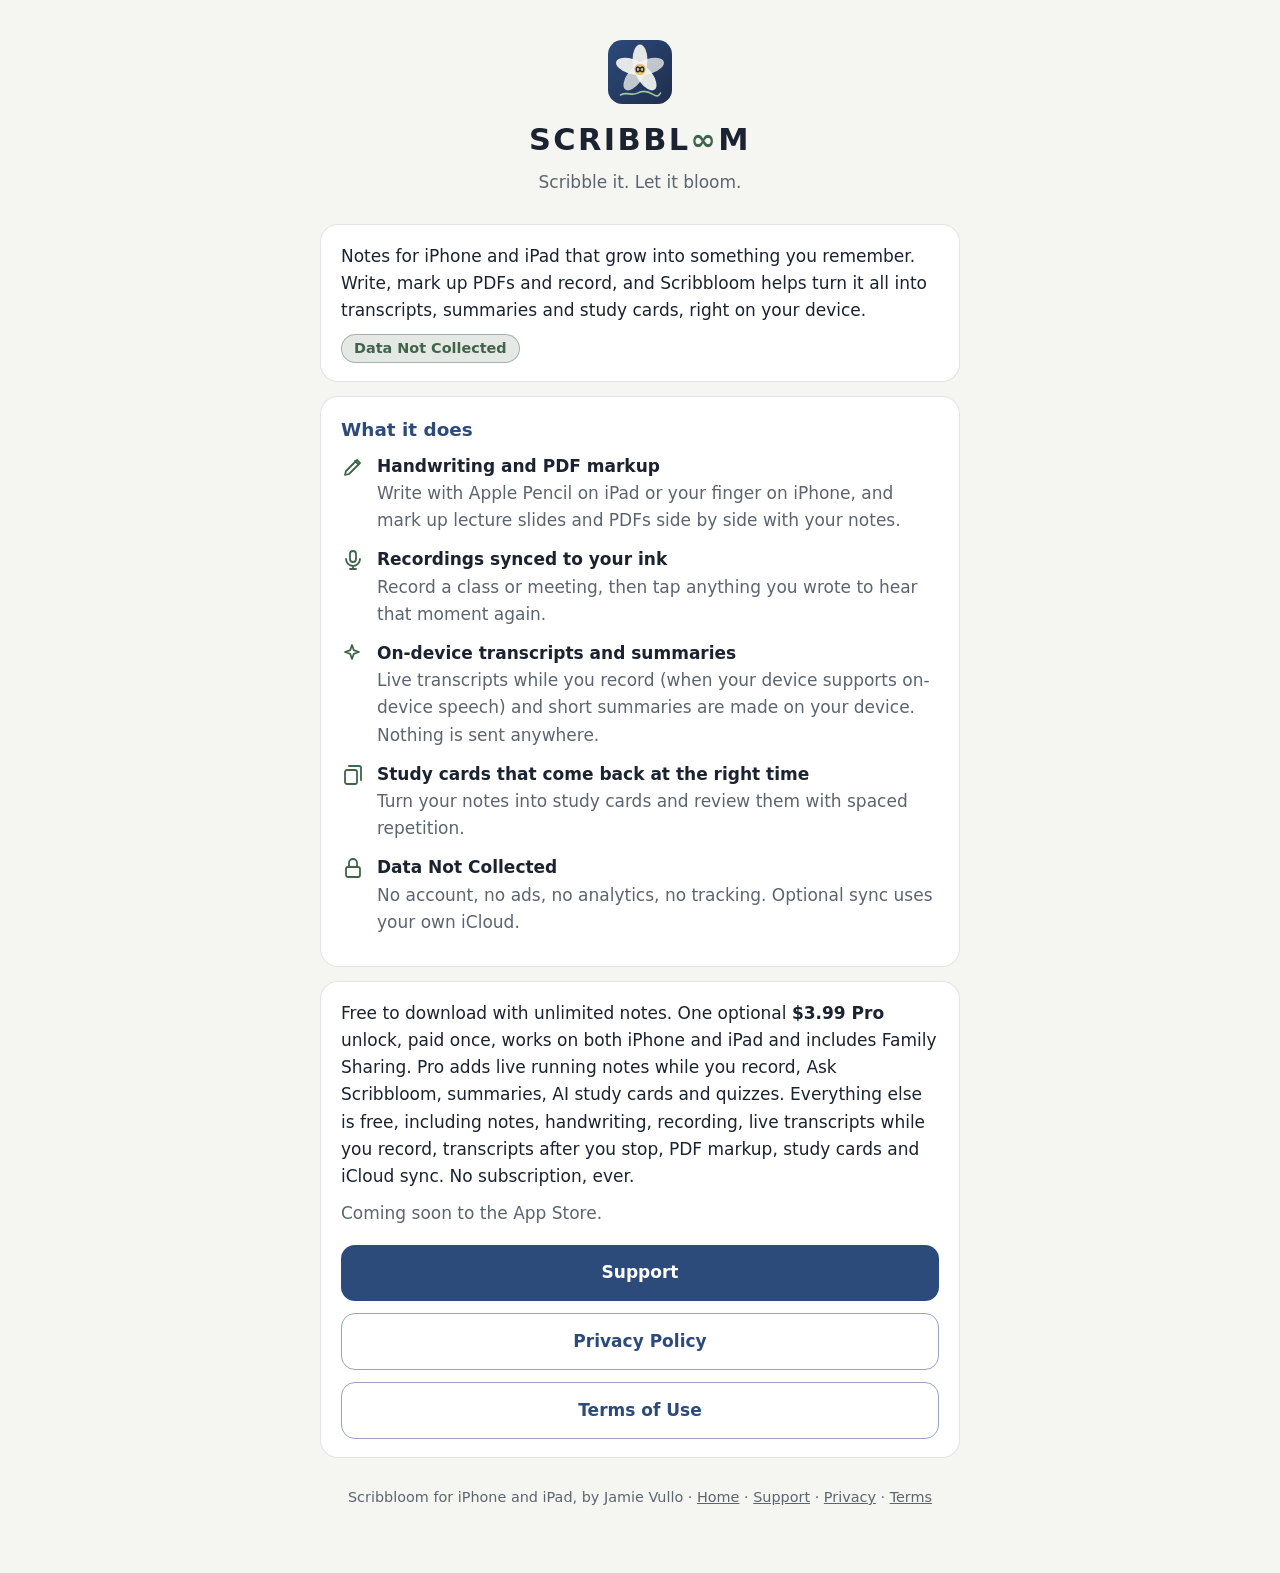
<file: index.html>
<!doctype html>
<html lang="en">
<head>
<meta charset="utf-8">
<meta name="viewport" content="width=device-width, initial-scale=1, viewport-fit=cover">
<meta name="color-scheme" content="light dark">
<meta name="theme-color" content="#F5F6F1" media="(prefers-color-scheme: light)">
<meta name="theme-color" content="#12161D" media="(prefers-color-scheme: dark)">
<meta name="description" content="Scribbloom: handwritten notes, PDF markup, recordings, on-device transcripts and study cards for iPhone and iPad. Data Not Collected.">
<title>Scribbloom: Scribble it. Let it bloom.</title>
<link rel="stylesheet" href="styles.css">
</head>
<body>
<main class="wrap">
<header>
<svg class="mark" viewBox="0 0 1024 1024" aria-hidden="true"><defs><linearGradient id="g" x1="0" y1="0" x2="1" y2="1"><stop offset="0" stop-color="#2C4A7A"/><stop offset="1" stop-color="#1F2D4D"/></linearGradient><clipPath id="c"><rect width="1024" height="1024" rx="228"/></clipPath></defs><g clip-path="url(#c)"><rect width="1024" height="1024" fill="url(#g)"/><g transform="translate(512 470)"><ellipse rx="120" ry="250" transform="rotate(0) translate(0 -150)" fill="#F5F6F1" fill-opacity="0.92"/><ellipse rx="120" ry="250" transform="rotate(72) translate(0 -150)" fill="#F5F6F1" fill-opacity="0.75"/><ellipse rx="120" ry="250" transform="rotate(144) translate(0 -150)" fill="#F5F6F1" fill-opacity="0.92"/><ellipse rx="120" ry="250" transform="rotate(216) translate(0 -150)" fill="#F5F6F1" fill-opacity="0.75"/><ellipse rx="120" ry="250" transform="rotate(288) translate(0 -150)" fill="#F5F6F1" fill-opacity="0.92"/><circle r="92" fill="#E9C46A"/><path d="M-60 0C-60-50-10-50 0 0S60 50 60 0 10-50 0 0-60 50-60 0" fill="none" stroke="#1F2D4D" stroke-width="22" stroke-linecap="round"/></g><path d="M200 880C300 820 380 900 470 850S640 820 720 870 820 880 840 850" stroke="#9CC5A1" stroke-width="26" fill="none" stroke-linecap="round"/></g></svg>
<p class="wordmark" aria-label="Scribbloom">SCRIBBL<span class="sym">∞</span>M</p><p class="sub">Scribble it. Let it bloom.</p>
</header>
<section>
<p>Notes for iPhone and iPad that grow into something you remember. Write, mark up PDFs and record, and Scribbloom helps turn it all into transcripts, summaries and study cards, right on your device.</p>
<p><span class="pill">Data Not Collected</span></p>
</section>
<section>
<h2>What it does</h2>
<ul class="features"><li><svg viewBox="0 0 24 24" fill="none" stroke="currentColor" stroke-width="1.8" stroke-linecap="round" stroke-linejoin="round" aria-hidden="true"><path d="M4 20l4-1 11-11-3-3L5 16z"/><path d="M14 6l3 3"/></svg><div><strong>Handwriting and PDF markup</strong><br><span class="muted">Write with Apple Pencil on iPad or your finger on iPhone, and mark up lecture slides and PDFs side by side with your notes.</span></div></li><li><svg viewBox="0 0 24 24" fill="none" stroke="currentColor" stroke-width="1.8" stroke-linecap="round" stroke-linejoin="round" aria-hidden="true"><rect x="9" y="3" width="6" height="11" rx="3"/><path d="M5 11a7 7 0 0 0 14 0M12 18v3M9 21h6"/></svg><div><strong>Recordings synced to your ink</strong><br><span class="muted">Record a class or meeting, then tap anything you wrote to hear that moment again.</span></div></li><li><svg viewBox="0 0 24 24" fill="none" stroke="currentColor" stroke-width="1.8" stroke-linecap="round" stroke-linejoin="round" aria-hidden="true"><path d="M11 3l1.8 5.2L18 10l-5.2 1.8L11 17l-1.8-5.2L4 10l5.2-1.8z"/></svg><div><strong>On-device transcripts and summaries</strong><br><span class="muted">Live transcripts while you record (when your device supports on-device speech) and short summaries are made on your device. Nothing is sent anywhere.</span></div></li><li><svg viewBox="0 0 24 24" fill="none" stroke="currentColor" stroke-width="1.8" stroke-linecap="round" stroke-linejoin="round" aria-hidden="true"><rect x="4" y="7" width="12" height="14" rx="2"/><path d="M8 3h10a2 2 0 0 1 2 2v12"/></svg><div><strong>Study cards that come back at the right time</strong><br><span class="muted">Turn your notes into study cards and review them with spaced repetition.</span></div></li><li><svg viewBox="0 0 24 24" fill="none" stroke="currentColor" stroke-width="1.8" stroke-linecap="round" stroke-linejoin="round" aria-hidden="true"><rect x="5" y="11" width="14" height="10" rx="2"/><path d="M8 11V7a4 4 0 0 1 8 0v4"/></svg><div><strong>Data Not Collected</strong><br><span class="muted">No account, no ads, no analytics, no tracking. Optional sync uses your own iCloud.</span></div></li></ul>
</section>
<section>
<p>Free to download with unlimited notes. One optional <strong>$3.99 Pro</strong> unlock, paid once, works on both iPhone and iPad and includes Family Sharing. Pro adds live running notes while you record, Ask Scribbloom, summaries, AI study cards and quizzes. Everything else is free, including notes, handwriting, recording, live transcripts while you record, transcripts after you stop, PDF markup, study cards and iCloud sync. No subscription, ever.</p>
<p class="muted">Coming soon to the App Store.</p>
<nav class="links" aria-label="Scribbloom pages">
<a class="btn" href="support.html">Support</a>
<a class="btn alt" href="privacy.html">Privacy Policy</a>
<a class="btn alt" href="terms.html">Terms of Use</a>
</nav>
</section>
<footer><p>Scribbloom for iPhone and iPad, by Jamie Vullo · <a href="./">Home</a> · <a href="support.html">Support</a> · <a href="privacy.html">Privacy</a> · <a href="terms.html">Terms</a></p></footer>
</main>
</body>
</html>
</file>
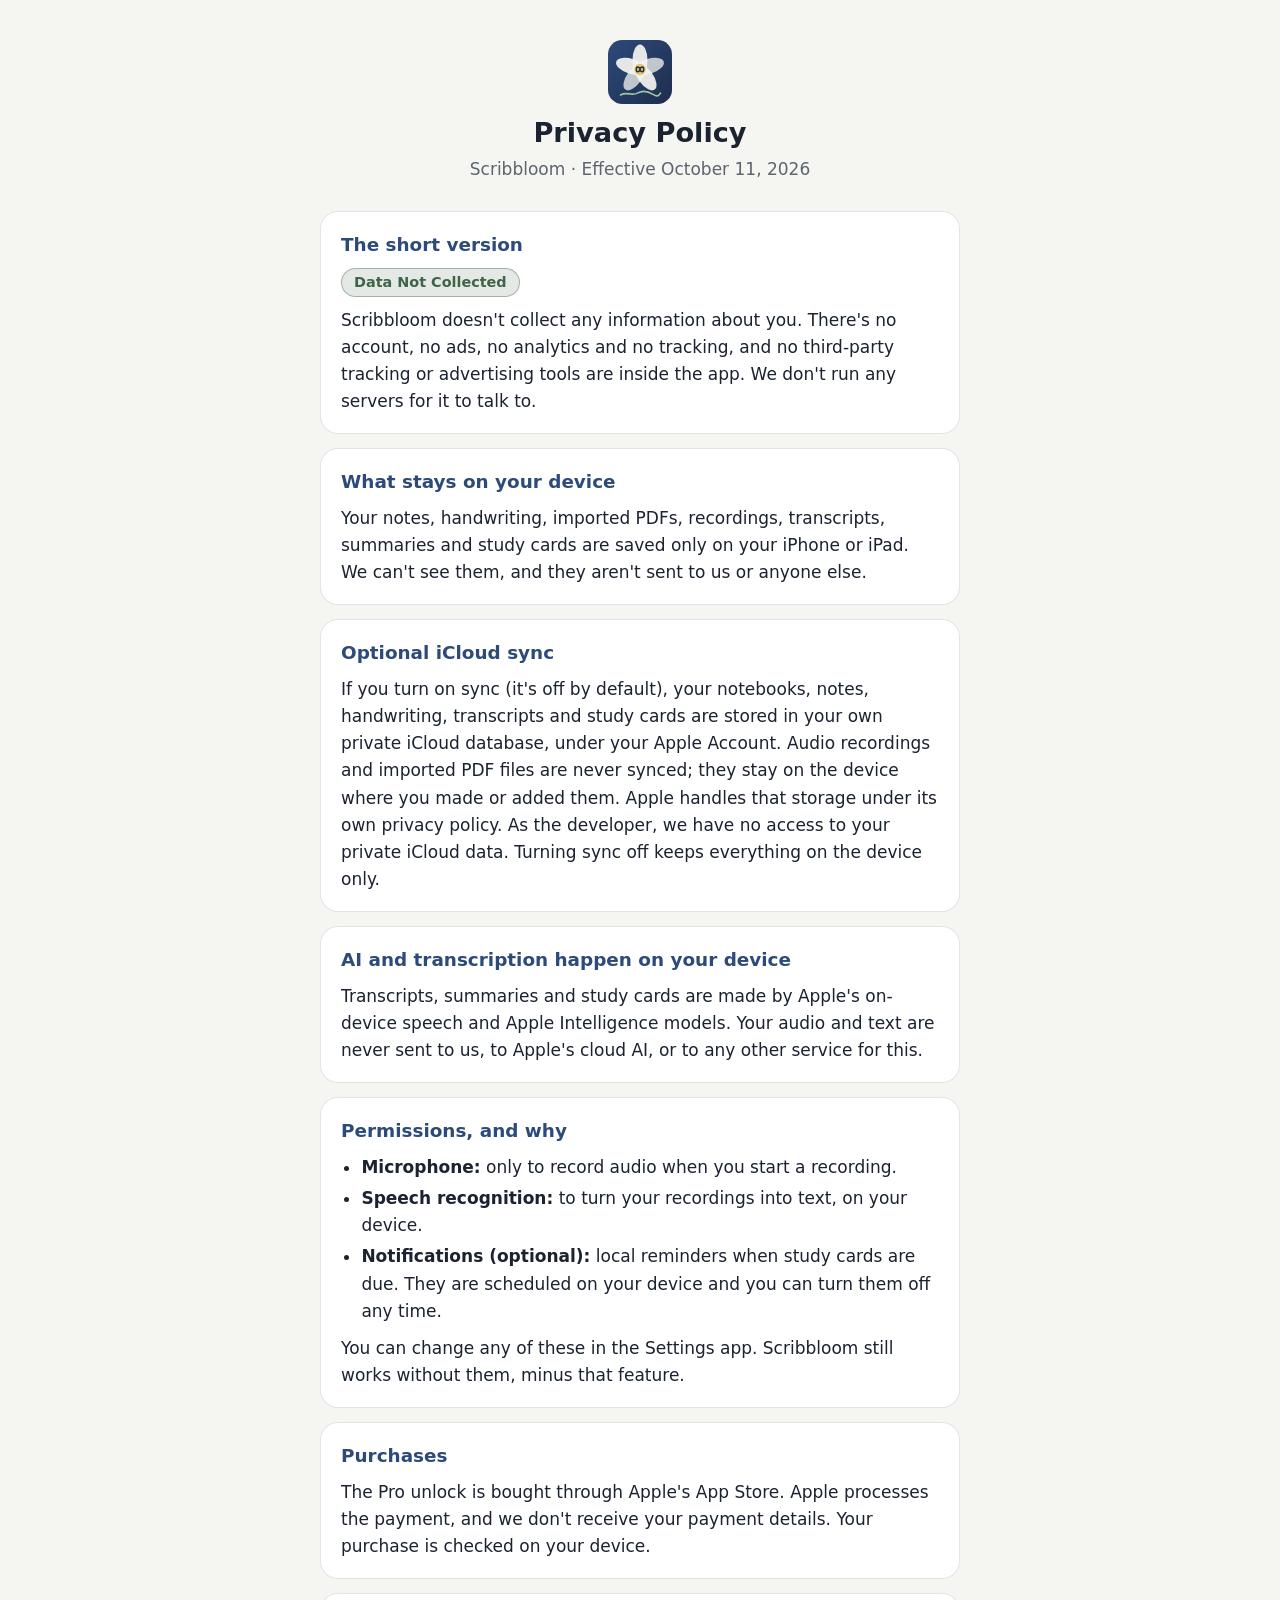
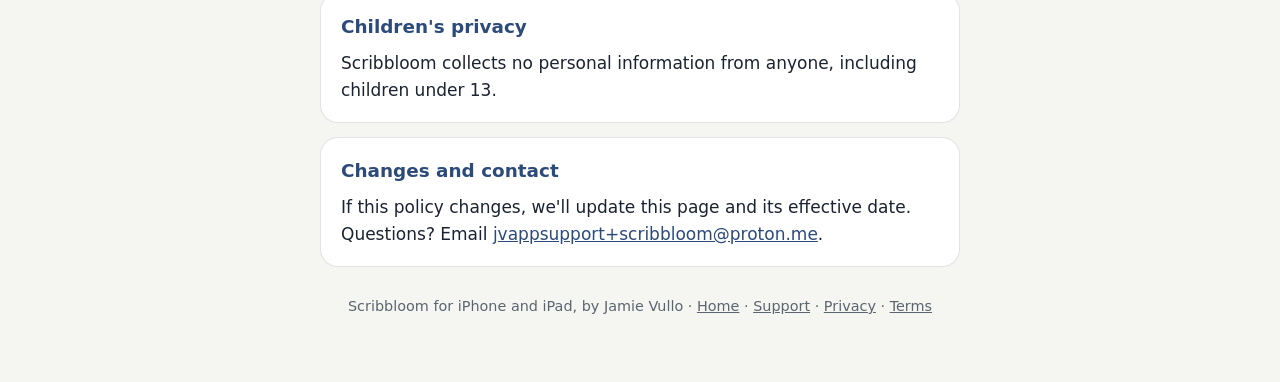
<file: privacy.html>
<!doctype html>
<html lang="en">
<head>
<meta charset="utf-8">
<meta name="viewport" content="width=device-width, initial-scale=1, viewport-fit=cover">
<meta name="color-scheme" content="light dark">
<meta name="theme-color" content="#F5F6F1" media="(prefers-color-scheme: light)">
<meta name="theme-color" content="#12161D" media="(prefers-color-scheme: dark)">
<meta name="description" content="Scribbloom collects no data. No account, servers, analytics or tracking. Everything stays on your device.">
<title>Scribbloom Privacy Policy</title>
<link rel="stylesheet" href="styles.css">
</head>
<body>
<main class="wrap">
<header>
<svg class="mark" viewBox="0 0 1024 1024" aria-hidden="true"><defs><linearGradient id="g" x1="0" y1="0" x2="1" y2="1"><stop offset="0" stop-color="#2C4A7A"/><stop offset="1" stop-color="#1F2D4D"/></linearGradient><clipPath id="c"><rect width="1024" height="1024" rx="228"/></clipPath></defs><g clip-path="url(#c)"><rect width="1024" height="1024" fill="url(#g)"/><g transform="translate(512 470)"><ellipse rx="120" ry="250" transform="rotate(0) translate(0 -150)" fill="#F5F6F1" fill-opacity="0.92"/><ellipse rx="120" ry="250" transform="rotate(72) translate(0 -150)" fill="#F5F6F1" fill-opacity="0.75"/><ellipse rx="120" ry="250" transform="rotate(144) translate(0 -150)" fill="#F5F6F1" fill-opacity="0.92"/><ellipse rx="120" ry="250" transform="rotate(216) translate(0 -150)" fill="#F5F6F1" fill-opacity="0.75"/><ellipse rx="120" ry="250" transform="rotate(288) translate(0 -150)" fill="#F5F6F1" fill-opacity="0.92"/><circle r="92" fill="#E9C46A"/><path d="M-60 0C-60-50-10-50 0 0S60 50 60 0 10-50 0 0-60 50-60 0" fill="none" stroke="#1F2D4D" stroke-width="22" stroke-linecap="round"/></g><path d="M200 880C300 820 380 900 470 850S640 820 720 870 820 880 840 850" stroke="#9CC5A1" stroke-width="26" fill="none" stroke-linecap="round"/></g></svg>
<h1>Privacy Policy</h1><p class="sub">Scribbloom · Effective October 11, 2026</p>
</header>
<section>
<h2>The short version</h2>
<p><span class="pill">Data Not Collected</span></p>
<p>Scribbloom doesn't collect any information about you. There's no account, no ads, no analytics and no tracking, and no third-party tracking or advertising tools are inside the app. We don't run any servers for it to talk to.</p>
</section>
<section>
<h2>What stays on your device</h2>
<p>Your notes, handwriting, imported PDFs, recordings, transcripts, summaries and study cards are saved only on your iPhone or iPad. We can't see them, and they aren't sent to us or anyone else.</p>
</section>
<section>
<h2>Optional iCloud sync</h2>
<p>If you turn on sync (it's off by default), your notebooks, notes, handwriting, transcripts and study cards are stored in your own private iCloud database, under your Apple Account. Audio recordings and imported PDF files are never synced; they stay on the device where you made or added them. Apple handles that storage under its own privacy policy. As the developer, we have no access to your private iCloud data. Turning sync off keeps everything on the device only.</p>
</section>
<section>
<h2>AI and transcription happen on your device</h2>
<p>Transcripts, summaries and study cards are made by Apple's on-device speech and Apple Intelligence models. Your audio and text are never sent to us, to Apple's cloud AI, or to any other service for this.</p>
</section>
<section>
<h2>Permissions, and why</h2>
<ul>
<li><strong>Microphone:</strong> only to record audio when you start a recording.</li>
<li><strong>Speech recognition:</strong> to turn your recordings into text, on your device.</li>
<li><strong>Notifications (optional):</strong> local reminders when study cards are due. They are scheduled on your device and you can turn them off any time.</li>
</ul>
<p>You can change any of these in the Settings app. Scribbloom still works without them, minus that feature.</p>
</section>
<section>
<h2>Purchases</h2>
<p>The Pro unlock is bought through Apple's App Store. Apple processes the payment, and we don't receive your payment details. Your purchase is checked on your device.</p>
</section>
<section>
<h2>Children's privacy</h2>
<p>Scribbloom collects no personal information from anyone, including children under 13.</p>
</section>
<section>
<h2>Changes and contact</h2>
<p>If this policy changes, we'll update this page and its effective date. Questions? Email <a href="mailto:jvappsupport+scribbloom@proton.me">jvappsupport+scribbloom@proton.me</a>.</p>
</section>
<footer><p>Scribbloom for iPhone and iPad, by Jamie Vullo · <a href="./">Home</a> · <a href="support.html">Support</a> · <a href="privacy.html">Privacy</a> · <a href="terms.html">Terms</a></p></footer>
</main>
</body>
</html>
</file>
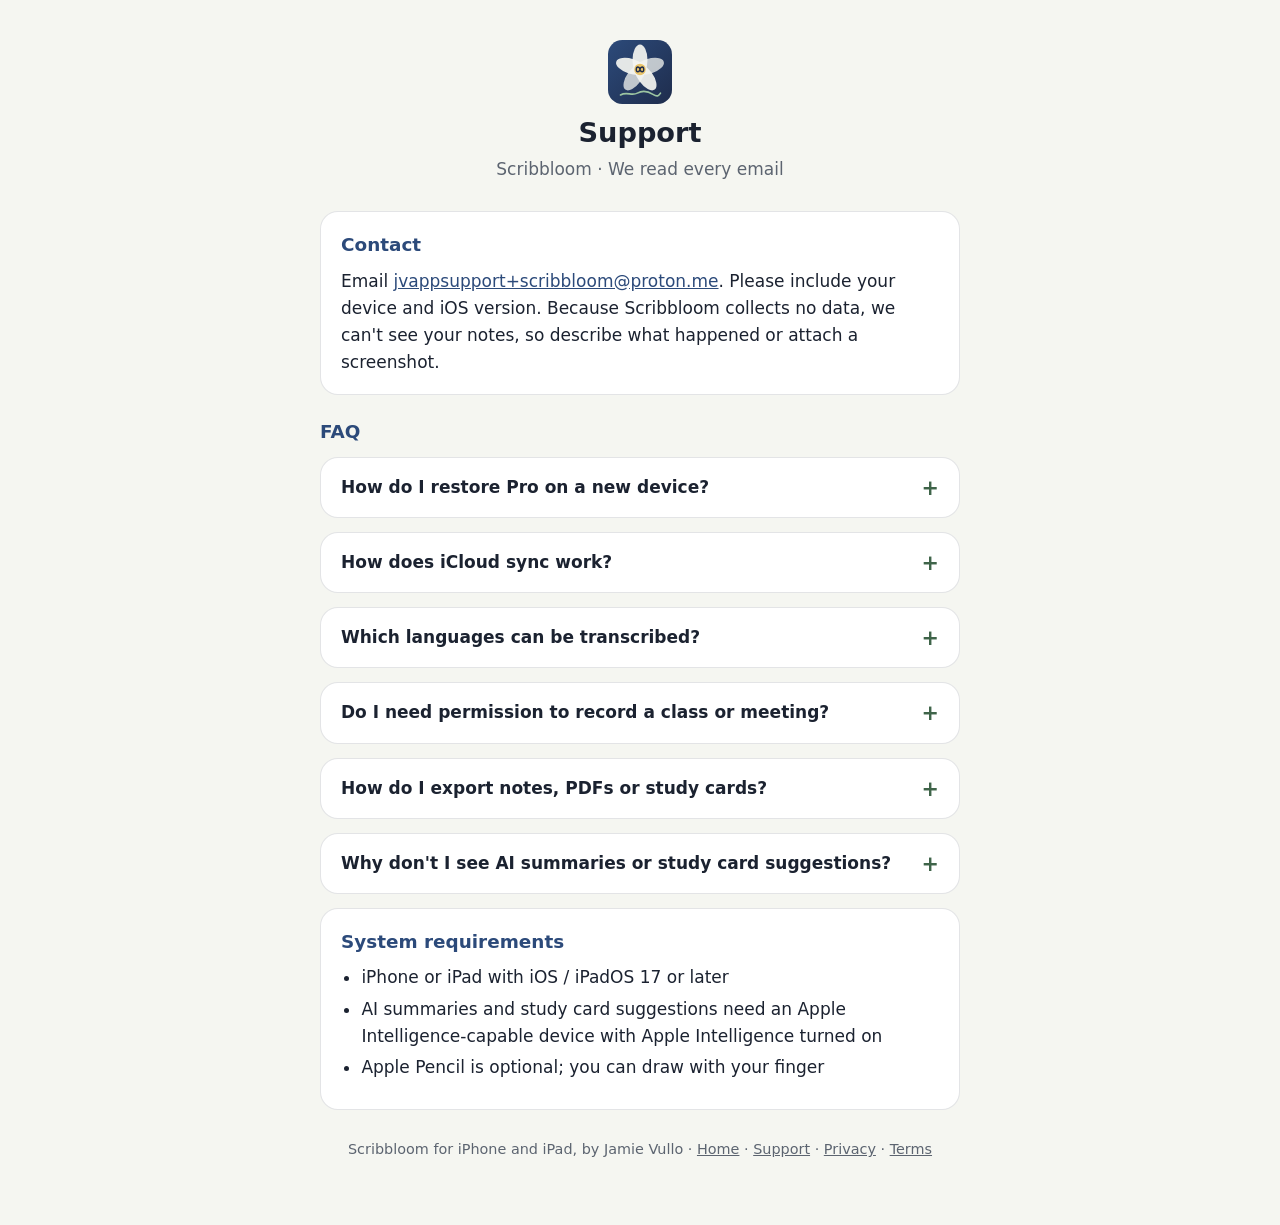
<file: support.html>
<!doctype html>
<html lang="en">
<head>
<meta charset="utf-8">
<meta name="viewport" content="width=device-width, initial-scale=1, viewport-fit=cover">
<meta name="color-scheme" content="light dark">
<meta name="theme-color" content="#F5F6F1" media="(prefers-color-scheme: light)">
<meta name="theme-color" content="#12161D" media="(prefers-color-scheme: dark)">
<meta name="description" content="Help, FAQ and contact for Scribbloom.">
<title>Scribbloom Support</title>
<link rel="stylesheet" href="styles.css">
</head>
<body>
<main class="wrap">
<header>
<svg class="mark" viewBox="0 0 1024 1024" aria-hidden="true"><defs><linearGradient id="g" x1="0" y1="0" x2="1" y2="1"><stop offset="0" stop-color="#2C4A7A"/><stop offset="1" stop-color="#1F2D4D"/></linearGradient><clipPath id="c"><rect width="1024" height="1024" rx="228"/></clipPath></defs><g clip-path="url(#c)"><rect width="1024" height="1024" fill="url(#g)"/><g transform="translate(512 470)"><ellipse rx="120" ry="250" transform="rotate(0) translate(0 -150)" fill="#F5F6F1" fill-opacity="0.92"/><ellipse rx="120" ry="250" transform="rotate(72) translate(0 -150)" fill="#F5F6F1" fill-opacity="0.75"/><ellipse rx="120" ry="250" transform="rotate(144) translate(0 -150)" fill="#F5F6F1" fill-opacity="0.92"/><ellipse rx="120" ry="250" transform="rotate(216) translate(0 -150)" fill="#F5F6F1" fill-opacity="0.75"/><ellipse rx="120" ry="250" transform="rotate(288) translate(0 -150)" fill="#F5F6F1" fill-opacity="0.92"/><circle r="92" fill="#E9C46A"/><path d="M-60 0C-60-50-10-50 0 0S60 50 60 0 10-50 0 0-60 50-60 0" fill="none" stroke="#1F2D4D" stroke-width="22" stroke-linecap="round"/></g><path d="M200 880C300 820 380 900 470 850S640 820 720 870 820 880 840 850" stroke="#9CC5A1" stroke-width="26" fill="none" stroke-linecap="round"/></g></svg>
<h1>Support</h1><p class="sub">Scribbloom · We read every email</p>
</header>
<section>
<h2>Contact</h2>
<p>Email <a href="mailto:jvappsupport+scribbloom@proton.me">jvappsupport+scribbloom@proton.me</a>. Please include your device and iOS version. Because Scribbloom collects no data, we can't see your notes, so describe what happened or attach a screenshot.</p>
</section>
<h2 style="margin:22px 0 10px">FAQ</h2>
<details><summary>How do I restore Pro on a new device?</summary><div class="a"><p>Open Scribbloom, go to Settings, and tap <strong>Restore Purchases</strong>. Use the same Apple Account you bought Pro with. Family members sharing a purchase can restore the same way.</p></div></details><details><summary>How does iCloud sync work?</summary><div class="a"><p>Turn on <strong>Sync with your iCloud</strong> in Scribbloom's Settings (it's off until you turn it on). Your notebooks, notes, handwriting, transcripts and study cards sync through your own private iCloud. Audio recordings and imported PDF files stay on the device where you made or added them and don't sync, so make sure iCloud is on for Scribbloom in the Settings app, and that you're signed in to the same Apple Account on each device. We can't see your synced data.</p></div></details><details><summary>Which languages can be transcribed?</summary><div class="a"><p>Transcription uses Apple's on-device speech recognition, so it supports the languages your device can transcribe offline. On iOS 26 and later, the transcript appears live while you record, and if your language needs a one-time speech model from Apple, Scribbloom downloads it the first time you transcribe. On older iOS versions, live transcription uses Apple's on-device recognizer when available; if it is not available, the transcript is made after you stop recording. Live transcripts and transcripts after you stop are free. Live running notes while you record are part of Scribbloom Pro.</p></div></details><details><summary>Do I need permission to record a class or meeting?</summary><div class="a"><p>Often, yes. Some states and countries require everyone being recorded to agree, and many schools and workplaces have their own rules. Ask first and let people know. This isn't legal advice.</p></div></details><details><summary>How do I export notes, PDFs or study cards?</summary><div class="a"><p>For an imported PDF, open it, tap <strong>More</strong> (…) and choose <strong>Export Flattened PDF</strong> (your ink and highlights drawn in) or <strong>Export with Editable Annotations</strong>. For study cards, open a deck, tap <strong>More</strong> (…) and choose <strong>Export CSV</strong>, or use <strong>Export All as CSV</strong> in the Cards tab's + menu. The CSV has front, back and deck columns, so you can open it in a spreadsheet or import it into another flashcard app (Scribbloom can import the same format). Typed and handwritten notes don't have an export option yet.</p></div></details><details><summary>Why don't I see AI summaries or study card suggestions?</summary><div class="a"><p>Live running notes, summaries, AI study cards, Quiz Me and Ask Scribbloom are part of Scribbloom Pro, and they need a device that supports Apple Intelligence (iOS 26 or later) with Apple Intelligence turned on. Live transcription itself is free. Everything else works on any supported device, and you can always make study cards by hand.</p></div></details>
<section>
<h2>System requirements</h2>
<ul>
<li>iPhone or iPad with iOS / iPadOS 17 or later</li>
<li>AI summaries and study card suggestions need an Apple Intelligence-capable device with Apple Intelligence turned on</li>
<li>Apple Pencil is optional; you can draw with your finger</li>
</ul>
</section>
<footer><p>Scribbloom for iPhone and iPad, by Jamie Vullo · <a href="./">Home</a> · <a href="support.html">Support</a> · <a href="privacy.html">Privacy</a> · <a href="terms.html">Terms</a></p></footer>
</main>
</body>
</html>
</file>
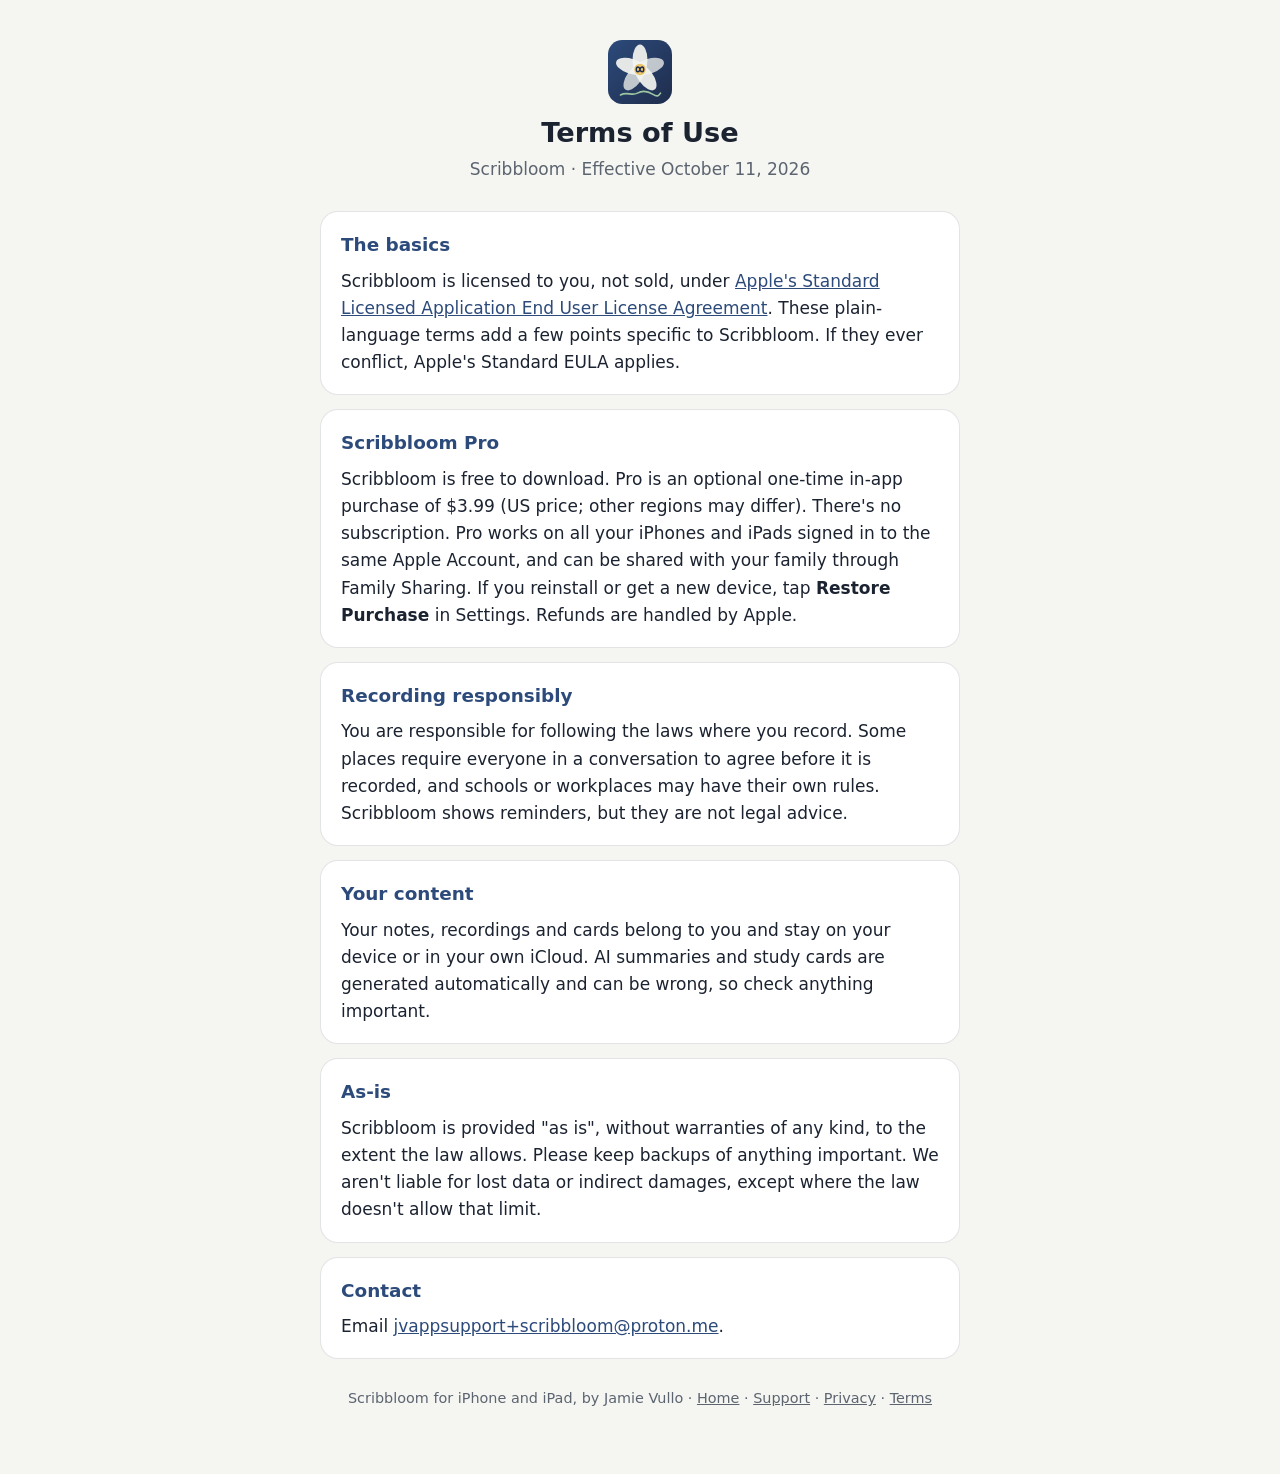
<file: terms.html>
<!doctype html>
<html lang="en">
<head>
<meta charset="utf-8">
<meta name="viewport" content="width=device-width, initial-scale=1, viewport-fit=cover">
<meta name="color-scheme" content="light dark">
<meta name="theme-color" content="#F5F6F1" media="(prefers-color-scheme: light)">
<meta name="theme-color" content="#12161D" media="(prefers-color-scheme: dark)">
<meta name="description" content="Plain-language terms of use for Scribbloom.">
<title>Scribbloom Terms of Use</title>
<link rel="stylesheet" href="styles.css">
</head>
<body>
<main class="wrap">
<header>
<svg class="mark" viewBox="0 0 1024 1024" aria-hidden="true"><defs><linearGradient id="g" x1="0" y1="0" x2="1" y2="1"><stop offset="0" stop-color="#2C4A7A"/><stop offset="1" stop-color="#1F2D4D"/></linearGradient><clipPath id="c"><rect width="1024" height="1024" rx="228"/></clipPath></defs><g clip-path="url(#c)"><rect width="1024" height="1024" fill="url(#g)"/><g transform="translate(512 470)"><ellipse rx="120" ry="250" transform="rotate(0) translate(0 -150)" fill="#F5F6F1" fill-opacity="0.92"/><ellipse rx="120" ry="250" transform="rotate(72) translate(0 -150)" fill="#F5F6F1" fill-opacity="0.75"/><ellipse rx="120" ry="250" transform="rotate(144) translate(0 -150)" fill="#F5F6F1" fill-opacity="0.92"/><ellipse rx="120" ry="250" transform="rotate(216) translate(0 -150)" fill="#F5F6F1" fill-opacity="0.75"/><ellipse rx="120" ry="250" transform="rotate(288) translate(0 -150)" fill="#F5F6F1" fill-opacity="0.92"/><circle r="92" fill="#E9C46A"/><path d="M-60 0C-60-50-10-50 0 0S60 50 60 0 10-50 0 0-60 50-60 0" fill="none" stroke="#1F2D4D" stroke-width="22" stroke-linecap="round"/></g><path d="M200 880C300 820 380 900 470 850S640 820 720 870 820 880 840 850" stroke="#9CC5A1" stroke-width="26" fill="none" stroke-linecap="round"/></g></svg>
<h1>Terms of Use</h1><p class="sub">Scribbloom · Effective October 11, 2026</p>
</header>
<section>
<h2>The basics</h2>
<p>Scribbloom is licensed to you, not sold, under <a href="https://www.apple.com/legal/internet-services/itunes/dev/stdeula/">Apple's Standard Licensed Application End User License Agreement</a>. These plain-language terms add a few points specific to Scribbloom. If they ever conflict, Apple's Standard EULA applies.</p>
</section>
<section>
<h2>Scribbloom Pro</h2>
<p>Scribbloom is free to download. Pro is an optional one-time in-app purchase of $3.99 (US price; other regions may differ). There's no subscription. Pro works on all your iPhones and iPads signed in to the same Apple Account, and can be shared with your family through Family Sharing. If you reinstall or get a new device, tap <strong>Restore Purchase</strong> in Settings. Refunds are handled by Apple.</p>
</section>
<section>
<h2>Recording responsibly</h2>
<p>You are responsible for following the laws where you record. Some places require everyone in a conversation to agree before it is recorded, and schools or workplaces may have their own rules. Scribbloom shows reminders, but they are not legal advice.</p>
</section>
<section>
<h2>Your content</h2>
<p>Your notes, recordings and cards belong to you and stay on your device or in your own iCloud. AI summaries and study cards are generated automatically and can be wrong, so check anything important.</p>
</section>
<section>
<h2>As-is</h2>
<p>Scribbloom is provided "as is", without warranties of any kind, to the extent the law allows. Please keep backups of anything important. We aren't liable for lost data or indirect damages, except where the law doesn't allow that limit.</p>
</section>
<section>
<h2>Contact</h2>
<p>Email <a href="mailto:jvappsupport+scribbloom@proton.me">jvappsupport+scribbloom@proton.me</a>.</p>
</section>
<footer><p>Scribbloom for iPhone and iPad, by Jamie Vullo · <a href="./">Home</a> · <a href="support.html">Support</a> · <a href="privacy.html">Privacy</a> · <a href="terms.html">Terms</a></p></footer>
</main>
</body>
</html>
</file>
<file: styles.css>
/* Scribbloom site · Ink & Sage (light + dark). Layout mirrors the LittleChimp site. */
:root{--primary:#2C4A7A;--accent:#3F6449;--bg:#F5F6F1;--surface:#FFFFFF;--text:#1B2230;--muted:#5C6470;--hi:#E9C46A;--on:#FFFFFF;--line:rgba(27,34,48,.12)}
@media (prefers-color-scheme:dark){:root{--primary:#8FB0E8;--accent:#9CC5A1;--bg:#12161D;--surface:#1C222C;--text:#EEF1F5;--muted:#A3ABB8;--hi:#E2BE62;--on:#0E1726;--line:rgba(238,241,245,.12)}}
*{box-sizing:border-box}
html{background:var(--bg)}
body{margin:0;min-height:100vh;color:var(--text);background:var(--bg);font:17px/1.6 ui-rounded,"SF Pro Rounded",system-ui,-apple-system,"Segoe UI",Roboto,sans-serif;-webkit-text-size-adjust:100%}
.wrap{max-width:680px;margin:0 auto;padding:40px 20px 64px}
header{text-align:center;margin-bottom:28px}
.mark{width:64px;height:64px;margin:0 auto 12px;display:block}
.wordmark{font-weight:800;letter-spacing:.08em;font-size:1.9rem;margin:0 0 4px}
.wordmark .sym{color:var(--accent)}
h1{font-size:1.7rem;line-height:1.25;margin:0 0 6px;font-weight:700}
.sub{color:var(--muted);margin:0}
h2{color:var(--primary);font-size:1.15rem;margin:0 0 8px}
section,details{background:var(--surface);border:1px solid var(--line);border-radius:18px;padding:18px 20px;margin:0 0 14px}
details{padding:0}
summary{cursor:pointer;list-style:none;padding:16px 20px;font-weight:600;position:relative;padding-right:44px}
summary::-webkit-details-marker{display:none}
summary::after{content:"+";position:absolute;right:20px;top:14px;color:var(--accent);font-size:1.3rem}
details[open] summary::after{content:"\2013"}
details .a{padding:0 20px 16px}
p{margin:0 0 10px}p:last-child{margin-bottom:0}
ul{margin:0 0 10px;padding-left:1.2em}li{margin:4px 0}
a{color:var(--primary)}
.muted{color:var(--muted)}
.pill{display:inline-block;background:color-mix(in srgb,var(--accent) 14%,transparent);color:var(--accent);border:1px solid color-mix(in srgb,var(--accent) 40%,transparent);border-radius:999px;padding:2px 12px;font-size:.9rem;font-weight:600}
mark{background:color-mix(in srgb,var(--hi) 55%,transparent);color:inherit;border-radius:4px;padding:0 3px}
.features{list-style:none;padding:0;margin:0}
.features li{display:flex;gap:12px;align-items:flex-start;margin:0 0 12px}
.features svg{flex:none;width:24px;height:24px;margin-top:2px;color:var(--accent)}
.links{display:grid;gap:12px;margin:18px 0 0}
.btn{display:block;text-align:center;text-decoration:none;font-weight:700;color:var(--on);background:var(--primary);border-radius:14px;padding:14px 18px}
.btn.alt{background:transparent;color:var(--primary);border:1px solid color-mix(in srgb,var(--primary) 50%,transparent)}
footer{text-align:center;color:var(--muted);font-size:.9rem;margin-top:28px}
footer a{color:var(--muted)}
</file>
